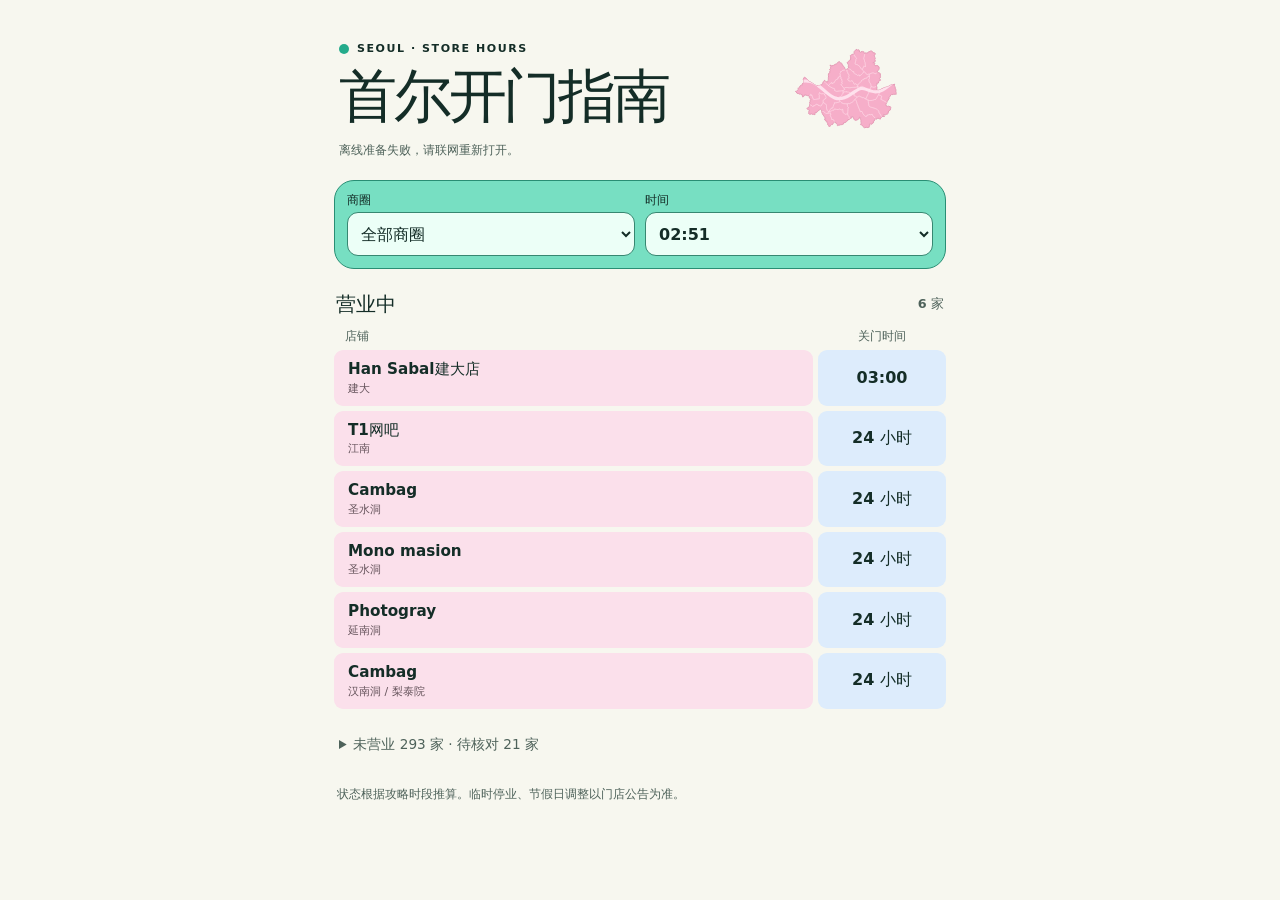
<file: index.html>
<!doctype html>
<html lang="zh-CN" data-app-version="home-19">
<head>
  <meta charset="utf-8">
  <meta name="viewport" content="width=device-width, initial-scale=1, viewport-fit=cover">
  <meta name="theme-color" content="#24ab8b">
  <title>首尔开门指南</title>
  <link rel="icon" href="data:image/svg+xml,%3Csvg xmlns='http://www.w3.org/2000/svg' viewBox='0 0 40 40'%3E%3Crect width='40' height='40' rx='12' fill='%2324ab8b'/%3E%3Cpath d='M12 31V11h16v20m-16 0h16m-5-10h1' stroke='%230b392d' fill='none' stroke-width='2.5' stroke-linecap='round'/%3E%3C/svg%3E">
  <link rel="stylesheet" href="./style.css">
  <script defer src="./site.js?v=images-15"></script>
  <script defer src="./stores.js"></script>
  <script defer src="./app.js?v=home-17"></script>
</head>
<body class="hours-page">
  <main>
    <header class="hero">
      <div class="hero-copy">
        <div class="eyebrow"><span class="pin" aria-hidden="true"></span> SEOUL · STORE HOURS</div>
        <h1>首尔开门指南</h1>
        <p id="offline" role="status">正在准备离线使用…</p>
      </div>
      <a class="map-entry" href="./guide-mobile.html" aria-label="打开首尔百事通">
        <img src="./seoul.svg" alt="粉色首尔地图" width="268" height="211">
      </a>
    </header>
    <section class="filters" aria-label="筛选营业店铺">
      <label><span>商圈</span><select id="area"><option value="">全部商圈</option></select></label>
      <label><span>时间</span><select id="time"><option value="">当前时间</option></select></label>
      <label id="custom-field" hidden>今天的韩国时间<input id="custom-time" type="time"></label>
    </section>

    <section class="results" aria-labelledby="results-title">
      <div class="section-top">
        <h2 id="results-title">营业中</h2>
        <span id="count" class="count" aria-live="polite"></span>
      </div>
      <div class="columns" aria-hidden="true"><span>店铺</span><span>关门时间</span></div>
      <ul id="shops" class="shops"></ul>
      <p id="empty" class="empty" hidden>这个时刻没有查到营业的店。可以试试其他时间或商圈。</p>
      <details id="other" class="other" hidden>
        <summary id="other-title"></summary>
        <ul id="other-shops" class="shops"></ul>
      </details>
    </section>

    <footer><p>状态根据攻略时段推算。临时停业、节假日调整以门店公告为准。</p></footer>
  </main>
</body>
</html>
</file>
<file: style.css>
:root {
  color-scheme: light;
  font-family: -apple-system, BlinkMacSystemFont, "PingFang SC", "Microsoft YaHei", system-ui, sans-serif;
  color: #142d27;
  background: #f7f7ef;
  font-synthesis: none;
  --ink: #142d27;
  --muted: #4e625a;
  --paper: #fffefa;
  --mint: #77dfc2;
  --pink: #fbe0eb;
  --blue: #ddecfc;
  --rule: #dce3d8;
}
* { box-sizing: border-box; }
body { margin: 0; }
[hidden] { display: none !important; }
main { width: min(100%, 660px); margin: auto; padding: 26px 16px 28px; }
.hero {
  display: grid;
  grid-template-columns: minmax(0, 1fr) clamp(72px, 20%, 104px);
  align-items: center;
  gap: 8px;
  padding: 16px 5px 21px;
}
.hero .clock-line { flex-wrap: wrap; }
.map-entry { display: block; border-radius: 10px; }
.map-entry img { display: block; width: 100%; height: auto; }
@media (min-width: 550px) {
  .hero { padding-right: 48px; }
  .map-entry { position: relative; top: -12px; }
}
@media (max-width: 360px) {
  .hero h1 { font-size: 1.95rem; }
}
@media (prefers-reduced-motion: no-preference) {
  body { animation: page-arrive 240ms ease-in-out; }
  @keyframes page-arrive { from { opacity: 0; } to { opacity: 1; } }
}

.eyebrow { display: flex; align-items: center; gap: 8px; font-size: .69rem; letter-spacing: .14em; font-weight: 760; }
.pin { width: 10px; height: 10px; background: #24ab8b; border-radius: 50%; }
h1 { font-size: clamp(2.25rem, 8vw, 3.6rem); margin: 9px 0 12px; letter-spacing: -.055em; line-height: 1.15; }
.clock-line { display: flex; align-items: baseline; gap: 8px; font-size: .81rem; color: var(--muted); }
.clock-line time { color: var(--ink); font-size: 1.12rem; font-weight: 750; font-variant-numeric: tabular-nums; }
.filters {
  display: grid; grid-template-columns: 1fr 1fr; gap: 10px;
  background: var(--mint); border: 1px solid #298e74; border-radius: 20px; padding: 12px;
}
.filters label { min-width: 0; font-size: .73rem; font-weight: 750; display: grid; gap: 4px; }
.filters select, .filters input {
  min-width: 0; width: 100%; min-height: 44px; border: 1px solid #378771;
  border-radius: 11px; color: var(--ink); padding: 8px 9px; background: #ecfff7;
  font: inherit; font-size: 1rem;
}
#custom-field { grid-column: 1 / -1; }
.section-top { display: flex; align-items: center; justify-content: space-between; gap: 10px; padding: 22px 2px 11px; }
h2 { font-size: 1.22rem; margin: 0; }
.count { flex-shrink: 0; color: var(--muted); font-size: .8rem; font-weight: 650; }
.columns, .row { display: grid; grid-template-columns: minmax(0, 1fr) 106px; gap: 5px; }
.columns { padding: 0 0 6px; color: var(--muted); font-size: .72rem; font-weight: 750; }
.columns span { padding-inline: 11px; }
.columns span:last-child { text-align: center; }
.shops { margin: 0; padding: 0; list-style: none; }
.shop { margin-bottom: 5px; }
.row { padding: 0; list-style: none; cursor: pointer; }
.row::-webkit-details-marker { display: none; }
.name, .closing { padding: 10px 11px; border-radius: 9px; min-height: 54px; }
.name { background: var(--pink); display: grid; align-content: center; gap: 3px; overflow-wrap: anywhere; }
.name strong { line-height: 1.22; font-size: .95rem; }
.name small { font-size: .68rem; color: #66545c; }
.closing { background: var(--blue); text-align: center; display: grid; place-content: center; font-variant-numeric: tabular-nums; }
.closing strong { font-size: 1rem; }
.closing small { font-size: .65rem; color: #435872; }
.shop details[open] .name, .shop details[open] .closing { border-radius: 9px 9px 3px 3px; }
.shop-info { padding: 8px 11px 10px; background: var(--paper); border: 1px solid var(--rule); border-top: 0; border-radius: 0 0 9px 9px; font-size: .8rem; }
.shop-info p { margin: 3px 0; line-height: 1.45; }
.empty { margin: 0; padding: 20px 12px; border: 1px dashed #a3b6ac; border-radius: 12px; color: var(--muted); font-size: .88rem; }
.other { margin-top: 15px; }
.other > summary { cursor: pointer; color: var(--muted); font-size: .85rem; min-height: 44px; padding: 12px 5px; }
.other .name, .other .closing { background: #eeeee6; }
footer { color: var(--muted); font-size: .75rem; padding: 13px 3px 0; line-height: 1.5; }
footer p { margin: 4px 0; }
#offline { margin: 8px 0 0; font-size: .75rem; font-weight: 650; color: var(--muted); }
:focus-visible { outline: 3px solid #1e6052; outline-offset: 2px; }
@media (min-width: 480px) {
  main { padding-inline: 24px; }
  .columns, .row { grid-template-columns: minmax(0, 1fr) 128px; }
  .name, .closing { padding-inline: 14px; }
}

.view-nav {
  display: flex; align-items: center; justify-content: space-between; gap: 12px;
  margin-bottom: 13px; font-size: .82rem;
}
.view-nav a {
  display: inline-flex; align-items: center; min-height: 44px;
  color: var(--muted); text-decoration-thickness: 1px; text-underline-offset: 4px;
}
.guide-header { margin-bottom: 18px; }
.guide-header h1 { margin: 0; }
.guide-form {
  display: flex; width: 100%; min-width: 0;
  border: 1px solid #b46e86; border-radius: 100px;
  background: #fff9fb; color: #442330; padding: 3px;
}
.guide-form input {
  flex: 1; min-width: 0; width: 0; border: 0; border-radius: 100px;
  padding: 0 13px; background: transparent; font: inherit; color: inherit; font-size: 16px;
}
.guide-form input::placeholder { color: #75525e; }
.guide-form button {
  flex: 0 0 65px; min-height: 44px; border: 0; border-radius: 100px;
  background: #7c3854; color: white; font: inherit; cursor: pointer;
}
.guide-tools { margin-top: 20px; border-top: 1px solid var(--rule); }
.guide-tools #offline { margin-top: 0; }
#guide-summary { color: var(--muted); font-size: .84rem; margin: 12px 0; }
.guide-download { margin-top: 10px; display: flex; flex-wrap: wrap; align-items: center; gap: 5px 9px; }
.guide-download p { color: var(--muted); font-size: .75rem; margin: 0; }
.guide-download button, #guide-more {
  border: 1px solid #e3bdcd; border-radius: 9px; background: #fff2f6; color: #643b4b;
  min-height: 36px; padding: 6px 9px; font: inherit; font-size: .8rem; cursor: pointer;
}
.guide-download button:disabled { cursor: default; opacity: .7; }
.guide-hit { border: 1px solid #ead0dc; border-radius: 14px; margin: 0 0 9px; overflow: hidden; }
.guide-hit summary { background: #fbe0eb; cursor: pointer; padding: 12px; overflow-wrap: anywhere; }
.guide-hit summary small { display: block; margin: 4px 0 0 15px; color: #694d58; font-size: .72rem; }
.guide-content { padding: 4px 12px 12px; }
.guide-content p { line-height: 1.58; font-size: .88rem; margin: 10px 0; overflow-wrap: anywhere; }
.guide-content .guide-hours { color: #285a4c; font-weight: 740; background: #e4f5ed; padding: 8px; border-radius: 8px; }
.guide-content .guide-subhead { font-size: .95rem; margin: 16px 0 0; }
.guide-content a { display: block; margin: 9px 0; }
.guide-content img { display: block; max-width: 100%; max-height: 64vh; object-fit: contain; border-radius: 8px; }
.guide-content .guide-image-error { padding: 8px; color: var(--muted); background: #f3f3eb; }
</file>
